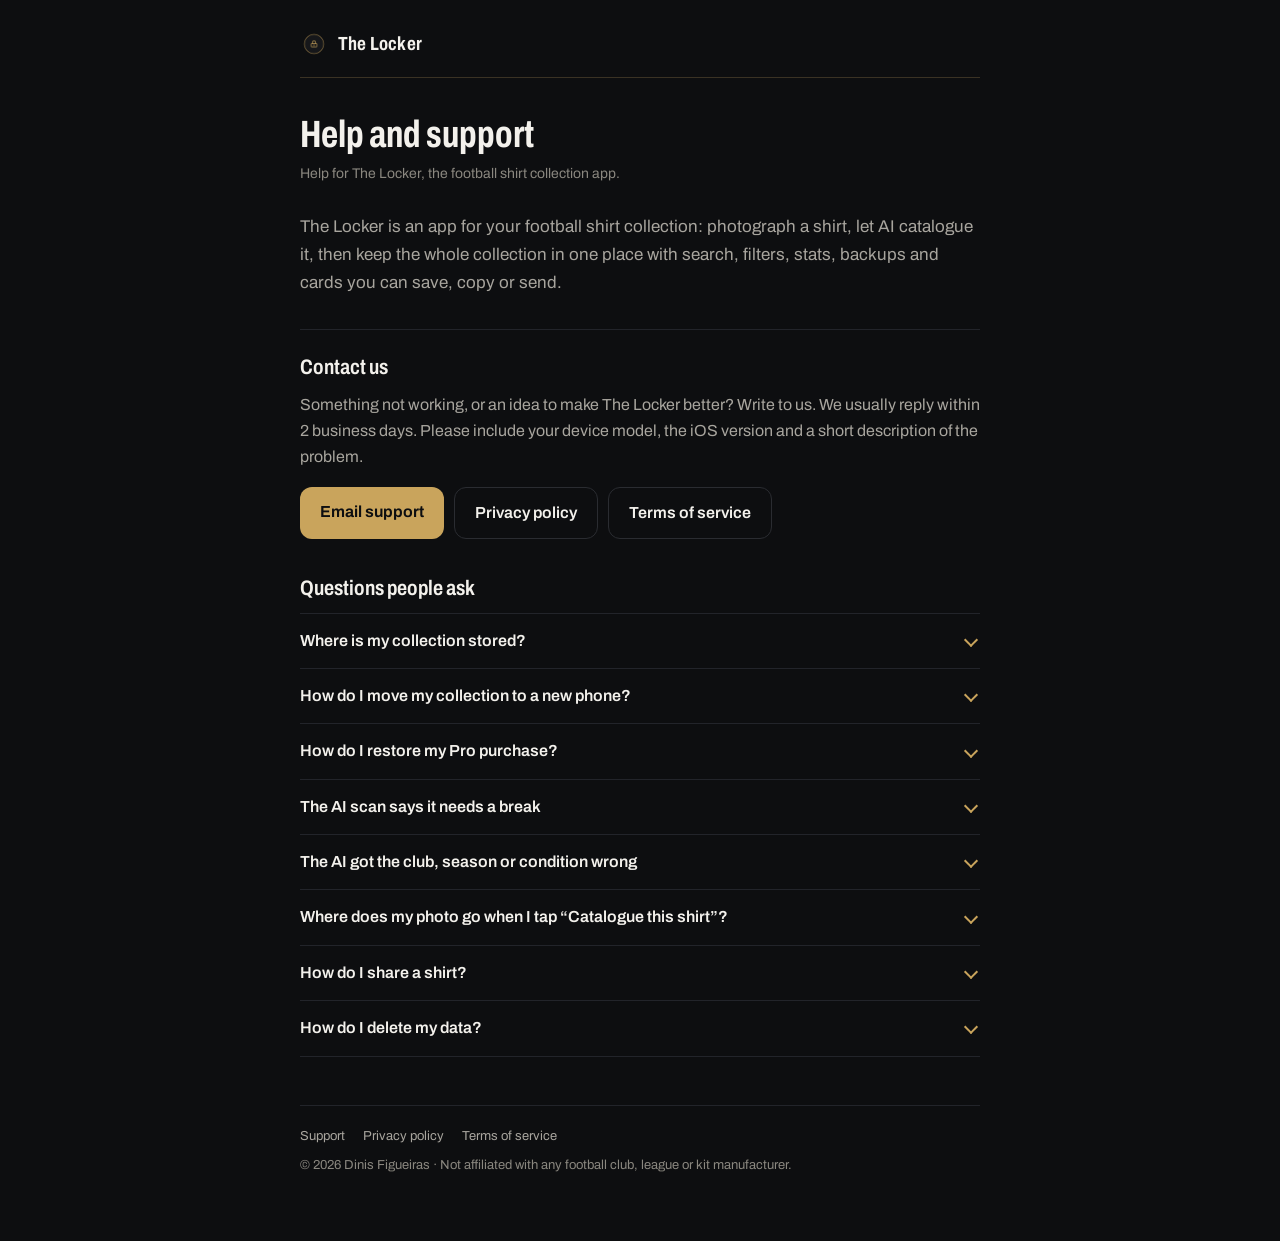
<file: index.html>
<!DOCTYPE html>
<html lang="en">
<head>
<meta charset="utf-8">
<meta name="viewport" content="width=device-width, initial-scale=1">
<meta name="theme-color" content="#0D0E10">
<title>The Locker: Help and Support</title>
<meta name="description" content="Help and support for The Locker, the football shirt collection app.">
<link rel="icon" href="icon.png">
<link rel="preconnect" href="https://fonts.googleapis.com">
<link rel="stylesheet" href="https://fonts.googleapis.com/css2?family=Archivo:wdth,wght@62..125,400..800&amp;display=swap">
<link rel="stylesheet" href="style.css">
</head>
<body>
<div class="wrap">

<header class="site-header">
  <a class="brand" href="./"><img src="icon.png" alt="" width="28" height="28"><span>The Locker</span></a>
  <h1>Help and support</h1>
  <p class="subtitle">Help for The Locker, the football shirt collection app.</p>
</header>

<p class="lead">The Locker is an app for your football shirt collection: photograph a shirt, let AI catalogue it, then keep the whole collection in one place with search, filters, stats, backups and cards you can save, copy or send.</p>

<section>
  <h2>Contact us</h2>
  <p>Something not working, or an idea to make The Locker better? Write to us. We usually reply within 2 business days. Please include your device model, the iOS version and a short description of the problem.</p>
  <div class="buttons">
    <a class="button" href="mailto:mrkingames00@gmail.com?subject=The%20Locker%20support">Email support</a>
    <a class="button ghost" href="privacy.html">Privacy policy</a>
    <a class="button ghost" href="terms.html">Terms of service</a>
  </div>
</section>

<h2 style="margin-top:36px;">Questions people ask</h2>

<details>
  <summary>Where is my collection stored?</summary>
  <p>Only on your device. The Locker has no accounts and no cloud sync. If you lose or reset your phone, the collection is lost unless you made a backup. Go to <em>Settings &rarr; Export a backup</em> regularly and keep the file somewhere safe (Files, iCloud Drive, Google Drive, email).</p>
</details>

<details>
  <summary>How do I move my collection to a new phone?</summary>
  <p>On the old phone use <em>Settings &rarr; Export a backup</em> and save the file. On the new phone install The Locker, open <em>Settings &rarr; Restore from a backup</em> and pick the file. The free plan restores up to 5 shirts; The Locker Pro restores them all.</p>
</details>

<details>
  <summary>How do I restore my Pro purchase?</summary>
  <p>Open <em>Settings</em>, tap the Pro card and choose <em>Restore purchase</em> while signed in to the same Apple ID you used to buy. Pro is a one-time purchase, not a subscription.</p>
</details>

<details>
  <summary>The AI scan says it needs a break</summary>
  <p>To keep the AI feature available and affordable, scans are limited to 10 per hour. When you reach the limit, scanning pauses for about 30 minutes: the + button shows an hourglass with a countdown, and a short message tells you when you can scan again. You can still browse and edit your collection while you wait.</p>
</details>

<details>
  <summary>The AI got the club, season or condition wrong</summary>
  <p>AI results are suggestions. Check every field on the review screen before saving, and edit a saved shirt any time with the <em>Edit</em> button on its page.</p>
</details>

<details>
  <summary>Where does my photo go when I tap &ldquo;Catalogue this shirt&rdquo;?</summary>
  <p>The photo is sent over an encrypted connection to our server and on to Google Gemini for analysis. We do not store it. See the <a href="privacy.html">Privacy policy</a> for details.</p>
</details>

<details>
  <summary>How do I share a shirt?</summary>
  <p>Open a shirt and tap <em>Unveil it</em>, pick a look by swiping, then choose <em>Save</em>, <em>Copy</em> or <em>Share</em>. Saving asks for permission to add images to your photos; the app cannot read your library. Nothing is sent to us.</p>
</details>

<details>
  <summary>How do I delete my data?</summary>
  <p>Open <em>Settings &rarr; Delete all my data</em> to remove every shirt, every photo and your collector level from your device. There is nothing to delete on our servers because there are no accounts. To ask about server-side records linked to your device, email us.</p>
</details>

<footer class="site-footer">
  <nav>
    <a href="./">Support</a>
    <a href="privacy.html">Privacy policy</a>
    <a href="terms.html">Terms of service</a>
  </nav>
  <div>&copy; 2026 Dinis Figueiras &middot; Not affiliated with any football club, league or kit manufacturer.</div>
</footer>

</div>
</body>
</html>
</file>
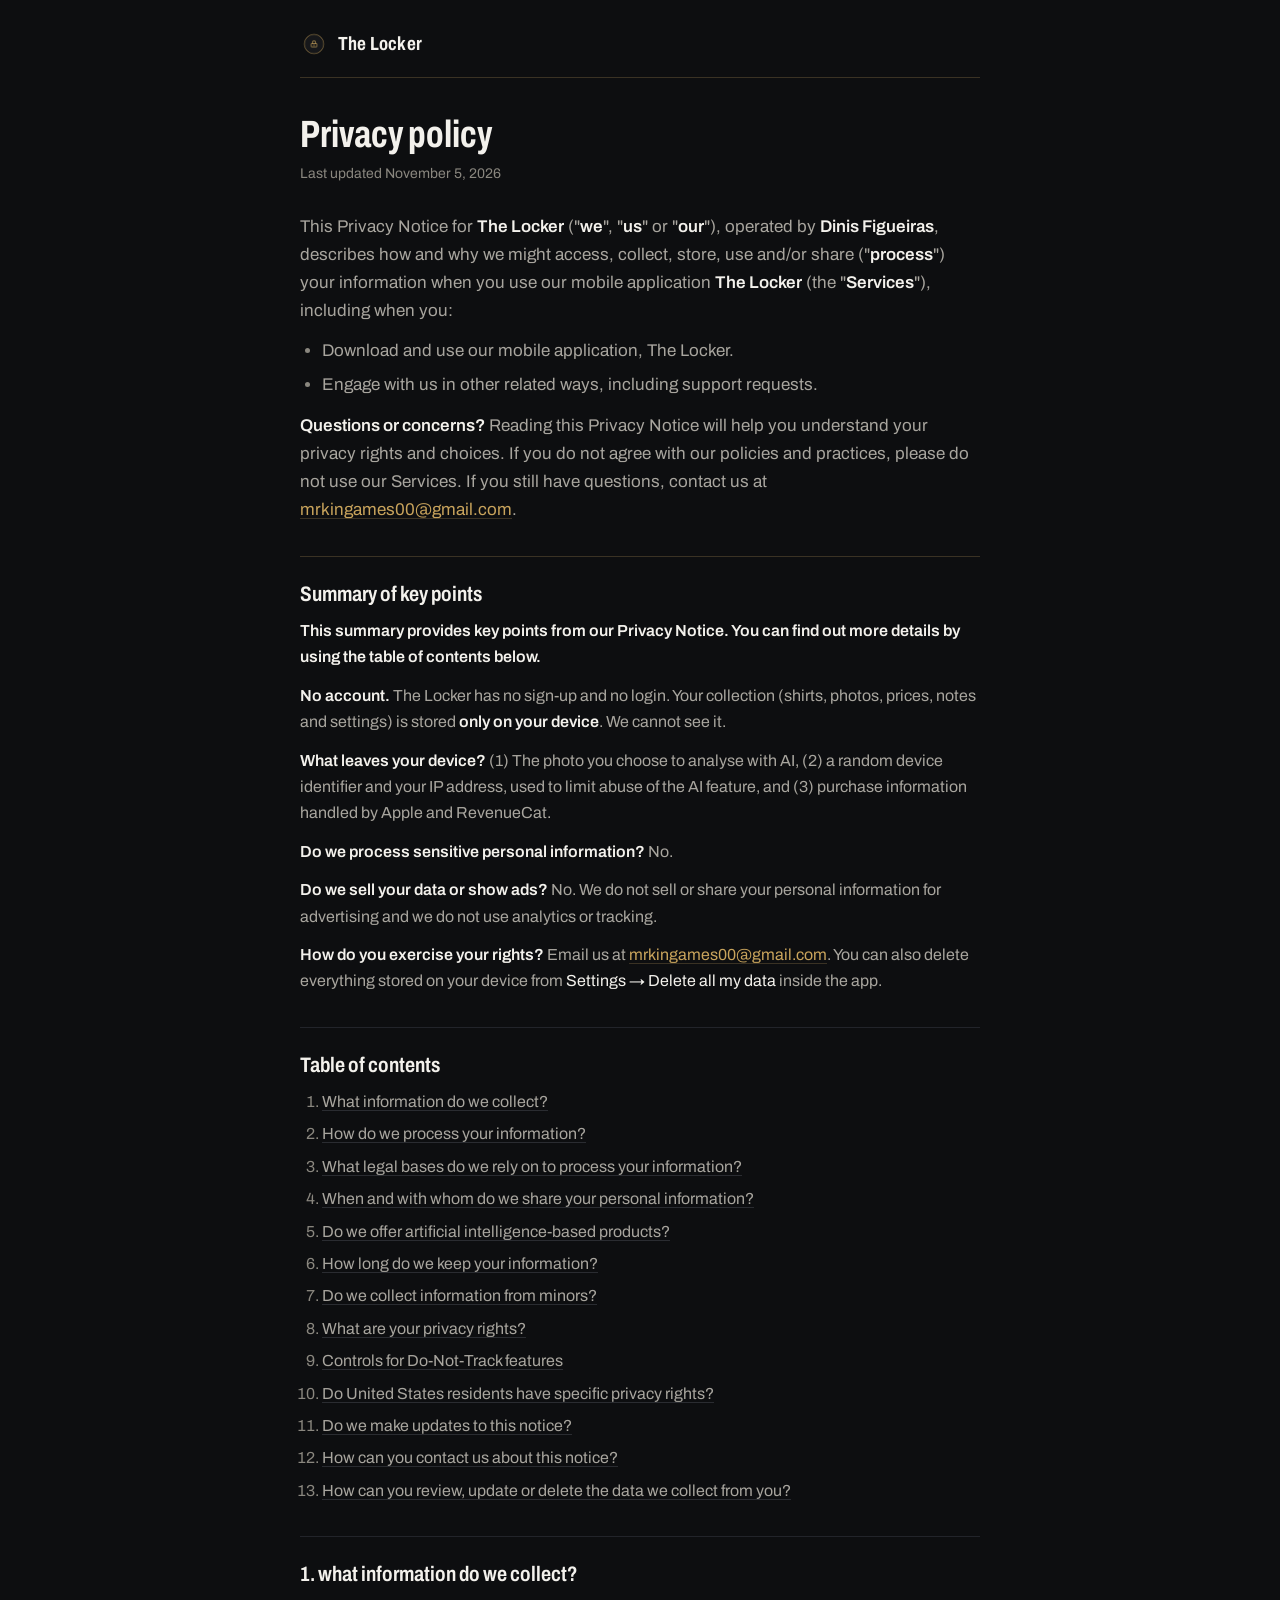
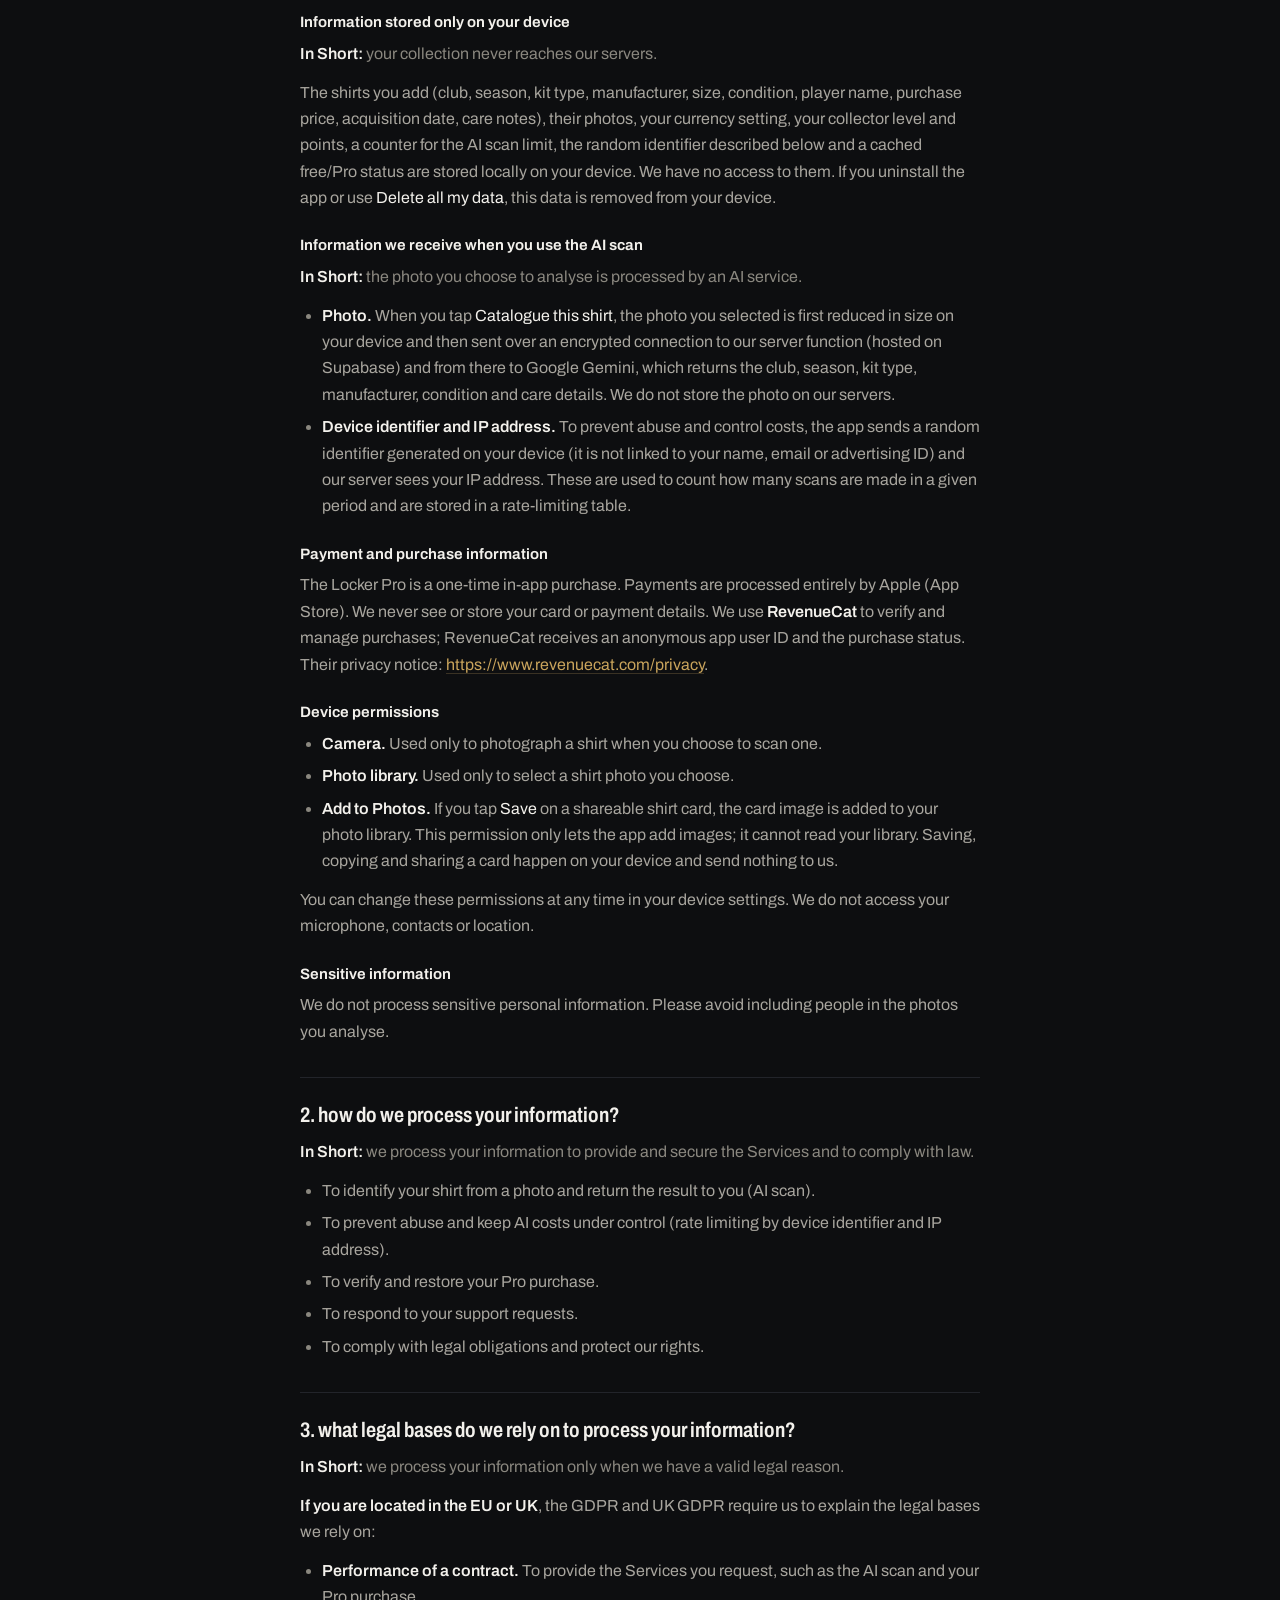
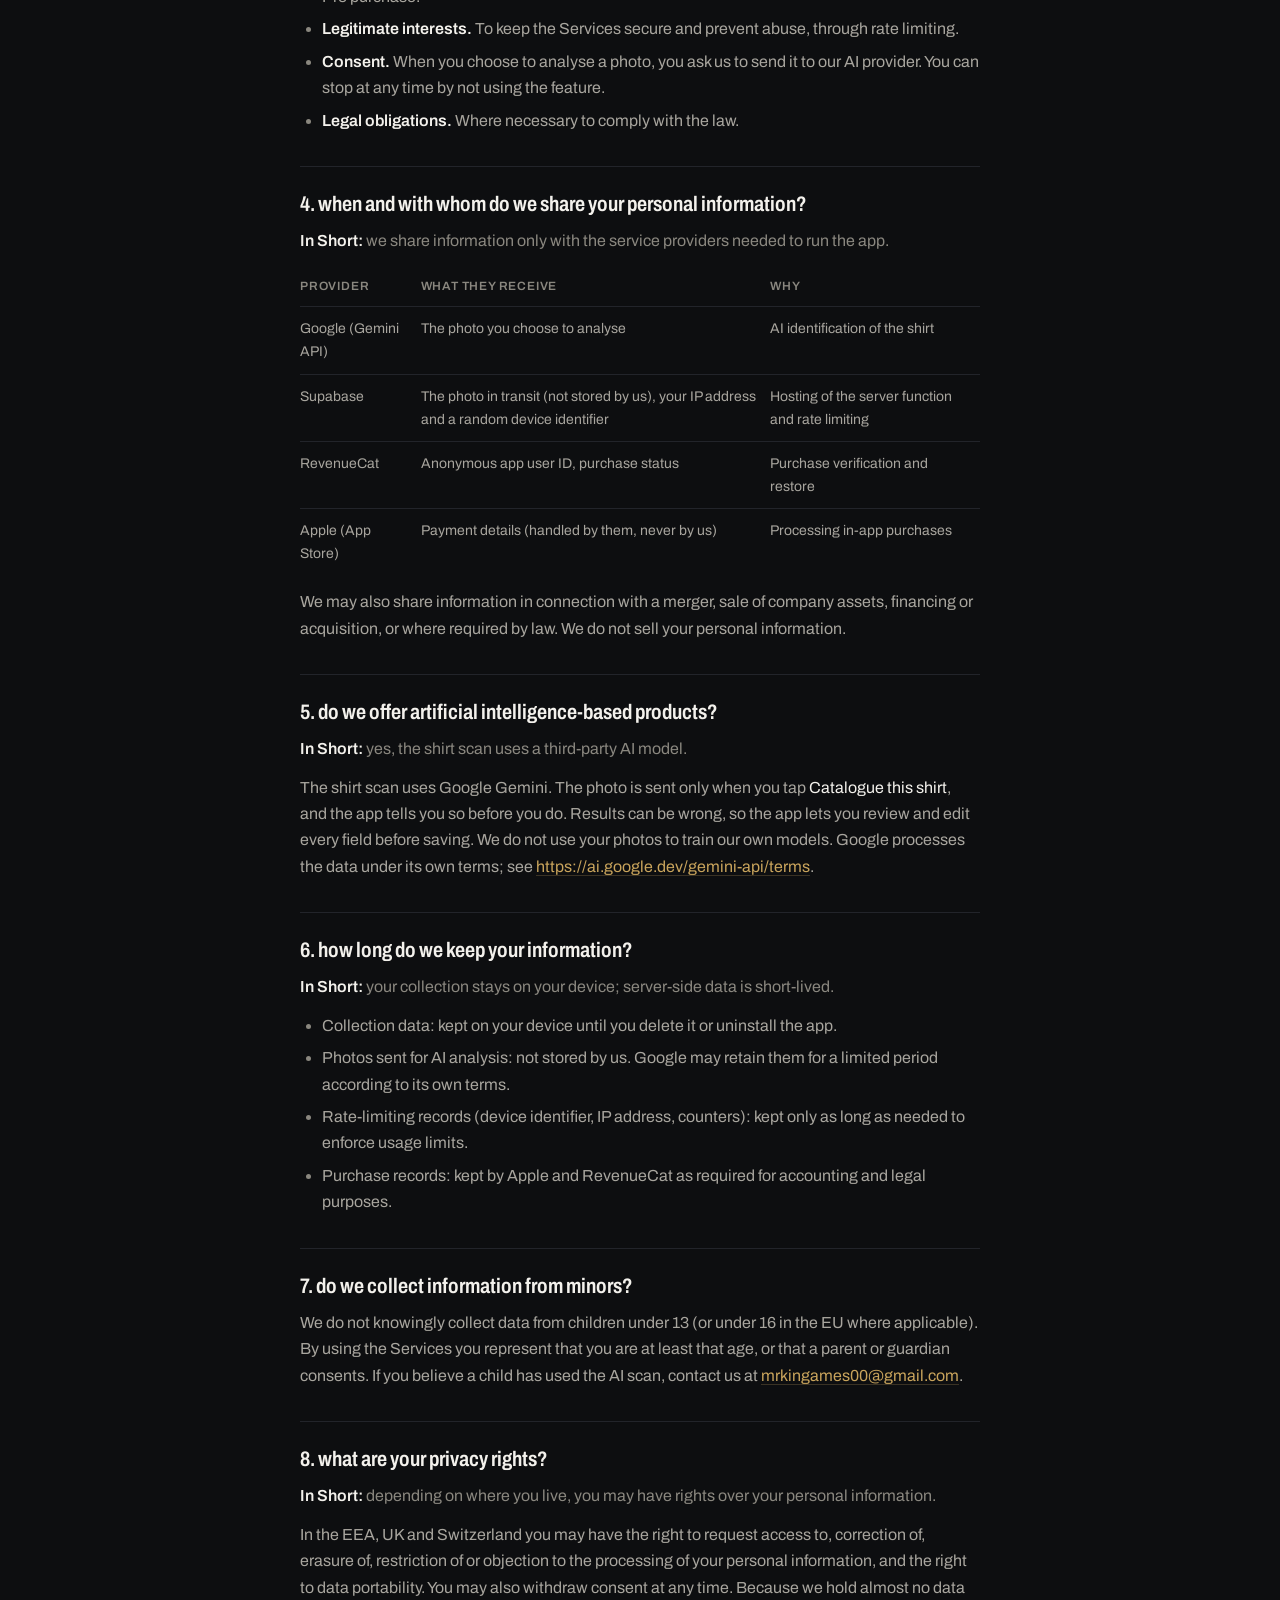
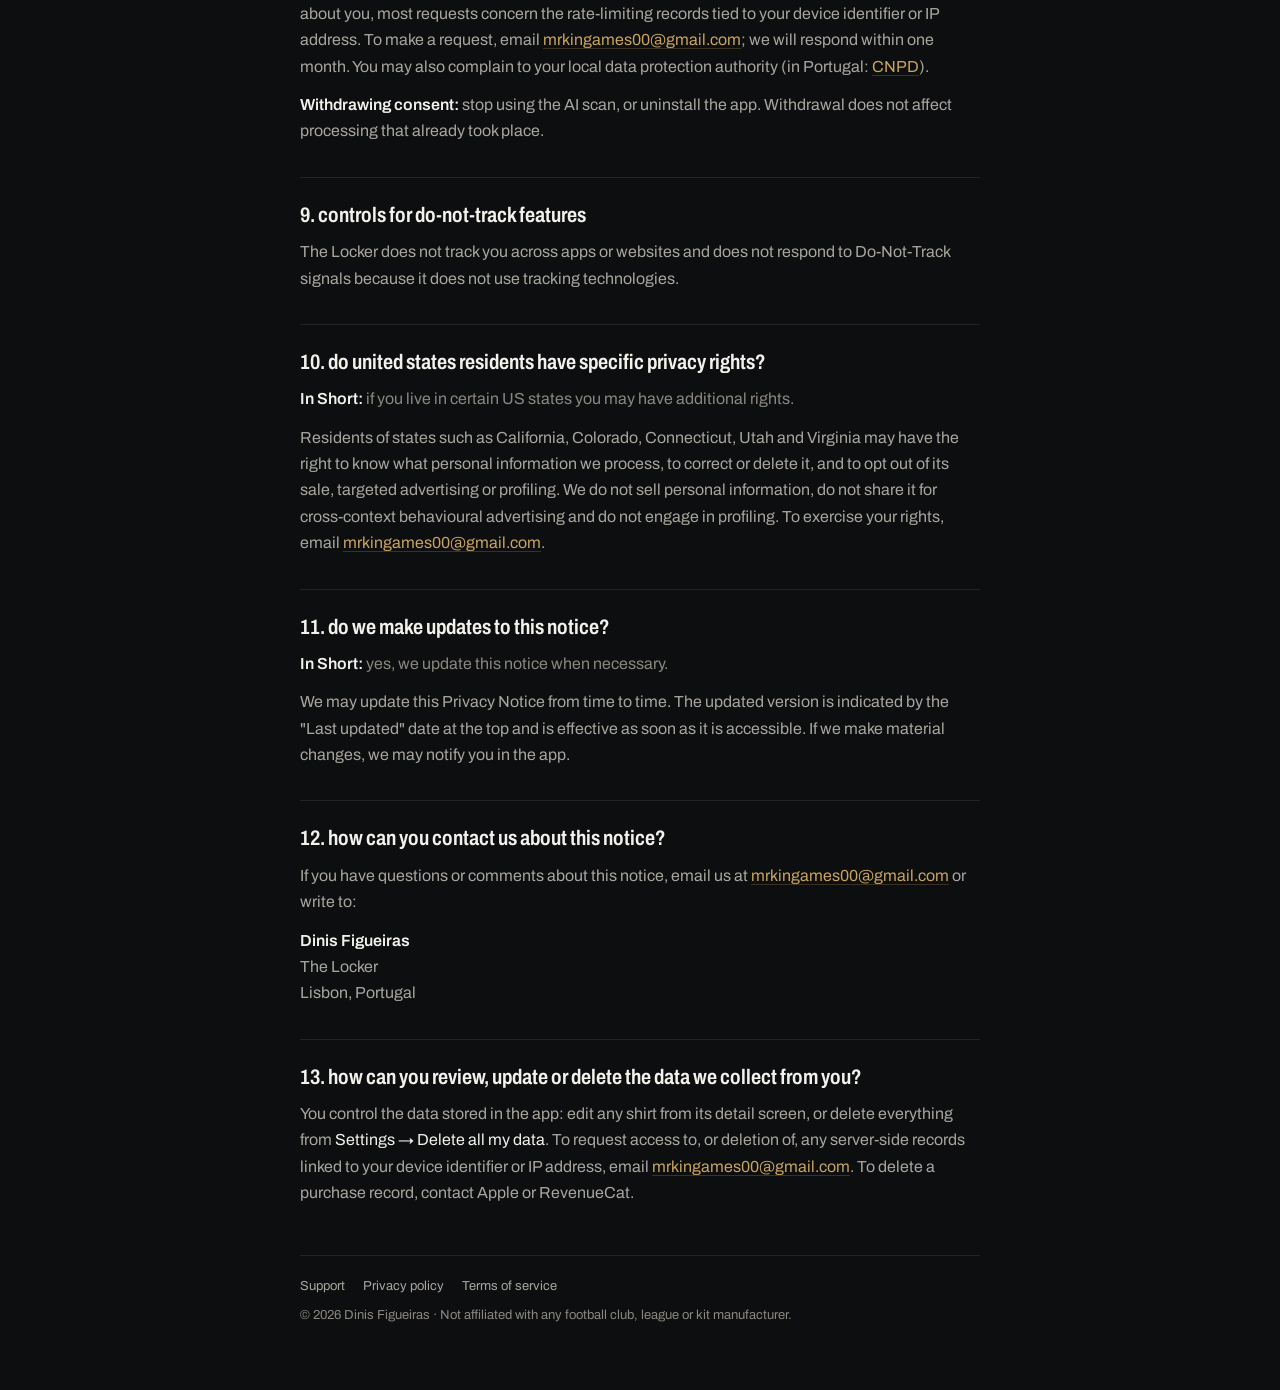
<file: privacy.html>
<!DOCTYPE html>
<html lang="en">
<head>
<meta charset="utf-8">
<meta name="viewport" content="width=device-width, initial-scale=1">
<meta name="theme-color" content="#0D0E10">
<title>The Locker: Privacy policy</title>
<link rel="icon" href="icon.png">
<link rel="preconnect" href="https://fonts.googleapis.com">
<link rel="stylesheet" href="https://fonts.googleapis.com/css2?family=Archivo:wdth,wght@62..125,400..800&amp;display=swap">
<link rel="stylesheet" href="style.css">
</head>
<body>
<div class="wrap">

<header class="site-header">
  <a class="brand" href="./"><img src="icon.png" alt="" width="28" height="28"><span>The Locker</span></a>
  <h1>Privacy policy</h1>
  <p class="subtitle">Last updated November 5, 2026</p>
</header>

<div class="lead"><p>This Privacy Notice for <strong>The Locker</strong> ("<strong>we</strong>", "<strong>us</strong>" or "<strong>our</strong>"), operated by <strong>Dinis Figueiras</strong>, describes how and why we might access, collect, store, use and/or share ("<strong>process</strong>") your information when you use our mobile application <strong>The Locker</strong> (the "<strong>Services</strong>"), including when you:</p>
<ul>
  <li>Download and use our mobile application, The Locker.</li>
  <li>Engage with us in other related ways, including support requests.</li>
</ul>
<p><strong>Questions or concerns?</strong> Reading this Privacy Notice will help you understand your privacy rights and choices. If you do not agree with our policies and practices, please do not use our Services. If you still have questions, contact us at <a href="mailto:mrkingames00@gmail.com">mrkingames00@gmail.com</a>.</p></div>

<section class="summary"><h2>Summary of key points</h2>
<p><strong><em>This summary provides key points from our Privacy Notice. You can find out more details by using the table of contents below.</em></strong></p>
<p><strong>No account.</strong> The Locker has no sign-up and no login. Your collection (shirts, photos, prices, notes and settings) is stored <strong>only on your device</strong>. We cannot see it.</p>
<p><strong>What leaves your device?</strong> (1) The photo you choose to analyse with AI, (2) a random device identifier and your IP address, used to limit abuse of the AI feature, and (3) purchase information handled by Apple and RevenueCat.</p>
<p><strong>Do we process sensitive personal information?</strong> No.</p>
<p><strong>Do we sell your data or show ads?</strong> No. We do not sell or share your personal information for advertising and we do not use analytics or tracking.</p>
<p><strong>How do you exercise your rights?</strong> Email us at <a href="mailto:mrkingames00@gmail.com">mrkingames00@gmail.com</a>. You can also delete everything stored on your device from <em>Settings &rarr; Delete all my data</em> inside the app.</p></section>

<section><h2 id="toc">Table of contents</h2>
<ol>
  <li><a href="#infocollect">What information do we collect?</a></li>
  <li><a href="#infouse">How do we process your information?</a></li>
  <li><a href="#legalbases">What legal bases do we rely on to process your information?</a></li>
  <li><a href="#whoshare">When and with whom do we share your personal information?</a></li>
  <li><a href="#ai">Do we offer artificial intelligence-based products?</a></li>
  <li><a href="#inforetain">How long do we keep your information?</a></li>
  <li><a href="#infominors">Do we collect information from minors?</a></li>
  <li><a href="#privacyrights">What are your privacy rights?</a></li>
  <li><a href="#DNT">Controls for Do-Not-Track features</a></li>
  <li><a href="#uslaws">Do United States residents have specific privacy rights?</a></li>
  <li><a href="#policyupdates">Do we make updates to this notice?</a></li>
  <li><a href="#contact">How can you contact us about this notice?</a></li>
  <li><a href="#request">How can you review, update or delete the data we collect from you?</a></li>
</ol></section>

<section><h2 id="infocollect">1. what information do we collect?</h2>
<h3>Information stored only on your device</h3>
<p class="short"><strong>In Short:</strong> your collection never reaches our servers.</p>
<p>The shirts you add (club, season, kit type, manufacturer, size, condition, player name, purchase price, acquisition date, care notes), their photos, your currency setting, your collector level and points, a counter for the AI scan limit, the random identifier described below and a cached free/Pro status are stored locally on your device. We have no access to them. If you uninstall the app or use <em>Delete all my data</em>, this data is removed from your device.</p>

<h3>Information we receive when you use the AI scan</h3>
<p class="short"><strong>In Short:</strong> the photo you choose to analyse is processed by an AI service.</p>
<ul>
  <li><strong>Photo.</strong> When you tap <em>Catalogue this shirt</em>, the photo you selected is first reduced in size on your device and then sent over an encrypted connection to our server function (hosted on Supabase) and from there to Google Gemini, which returns the club, season, kit type, manufacturer, condition and care details. We do not store the photo on our servers.</li>
  <li><strong>Device identifier and IP address.</strong> To prevent abuse and control costs, the app sends a random identifier generated on your device (it is not linked to your name, email or advertising ID) and our server sees your IP address. These are used to count how many scans are made in a given period and are stored in a rate-limiting table.</li>
</ul>

<h3>Payment and purchase information</h3>
<p>The Locker Pro is a one-time in-app purchase. Payments are processed entirely by Apple (App Store). We never see or store your card or payment details. We use <strong>RevenueCat</strong> to verify and manage purchases; RevenueCat receives an anonymous app user ID and the purchase status. Their privacy notice: <a href="https://www.revenuecat.com/privacy" target="_blank" rel="noopener noreferrer">https://www.revenuecat.com/privacy</a>.</p>

<h3>Device permissions</h3>
<ul>
  <li><strong>Camera.</strong> Used only to photograph a shirt when you choose to scan one.</li>
  <li><strong>Photo library.</strong> Used only to select a shirt photo you choose.</li>
  <li><strong>Add to Photos.</strong> If you tap <em>Save</em> on a shareable shirt card, the card image is added to your photo library. This permission only lets the app add images; it cannot read your library. Saving, copying and sharing a card happen on your device and send nothing to us.</li>
</ul>
<p>You can change these permissions at any time in your device settings. We do not access your microphone, contacts or location.</p>

<h3>Sensitive information</h3>
<p>We do not process sensitive personal information. Please avoid including people in the photos you analyse.</p></section>

<section><h2 id="infouse">2. how do we process your information?</h2>
<p class="short"><strong>In Short:</strong> we process your information to provide and secure the Services and to comply with law.</p>
<ul>
  <li>To identify your shirt from a photo and return the result to you (AI scan).</li>
  <li>To prevent abuse and keep AI costs under control (rate limiting by device identifier and IP address).</li>
  <li>To verify and restore your Pro purchase.</li>
  <li>To respond to your support requests.</li>
  <li>To comply with legal obligations and protect our rights.</li>
</ul></section>

<section><h2 id="legalbases">3. what legal bases do we rely on to process your information?</h2>
<p class="short"><strong>In Short:</strong> we process your information only when we have a valid legal reason.</p>
<p><strong>If you are located in the EU or UK</strong>, the GDPR and UK GDPR require us to explain the legal bases we rely on:</p>
<ul>
  <li><strong>Performance of a contract.</strong> To provide the Services you request, such as the AI scan and your Pro purchase.</li>
  <li><strong>Legitimate interests.</strong> To keep the Services secure and prevent abuse, through rate limiting.</li>
  <li><strong>Consent.</strong> When you choose to analyse a photo, you ask us to send it to our AI provider. You can stop at any time by not using the feature.</li>
  <li><strong>Legal obligations.</strong> Where necessary to comply with the law.</li>
</ul></section>

<section><h2 id="whoshare">4. when and with whom do we share your personal information?</h2>
<p class="short"><strong>In Short:</strong> we share information only with the service providers needed to run the app.</p>
<div class="table-scroll"><table>
  <tr><th>Provider</th><th>What they receive</th><th>Why</th></tr>
  <tr><td>Google (Gemini API)</td><td>The photo you choose to analyse</td><td>AI identification of the shirt</td></tr>
  <tr><td>Supabase</td><td>The photo in transit (not stored by us), your IP address and a random device identifier</td><td>Hosting of the server function and rate limiting</td></tr>
  <tr><td>RevenueCat</td><td>Anonymous app user ID, purchase status</td><td>Purchase verification and restore</td></tr>
  <tr><td>Apple (App Store)</td><td>Payment details (handled by them, never by us)</td><td>Processing in-app purchases</td></tr>
</table></div>
<p>We may also share information in connection with a merger, sale of company assets, financing or acquisition, or where required by law. We do not sell your personal information.</p></section>

<section><h2 id="ai">5. do we offer artificial intelligence-based products?</h2>
<p class="short"><strong>In Short:</strong> yes, the shirt scan uses a third-party AI model.</p>
<p>The shirt scan uses Google Gemini. The photo is sent only when you tap <em>Catalogue this shirt</em>, and the app tells you so before you do. Results can be wrong, so the app lets you review and edit every field before saving. We do not use your photos to train our own models. Google processes the data under its own terms; see <a href="https://ai.google.dev/gemini-api/terms" target="_blank" rel="noopener noreferrer">https://ai.google.dev/gemini-api/terms</a>.</p></section>

<section><h2 id="inforetain">6. how long do we keep your information?</h2>
<p class="short"><strong>In Short:</strong> your collection stays on your device; server-side data is short-lived.</p>
<ul>
  <li>Collection data: kept on your device until you delete it or uninstall the app.</li>
  <li>Photos sent for AI analysis: not stored by us. Google may retain them for a limited period according to its own terms.</li>
  <li>Rate-limiting records (device identifier, IP address, counters): kept only as long as needed to enforce usage limits.</li>
  <li>Purchase records: kept by Apple and RevenueCat as required for accounting and legal purposes.</li>
</ul></section>

<section><h2 id="infominors">7. do we collect information from minors?</h2>
<p>We do not knowingly collect data from children under 13 (or under 16 in the EU where applicable). By using the Services you represent that you are at least that age, or that a parent or guardian consents. If you believe a child has used the AI scan, contact us at <a href="mailto:mrkingames00@gmail.com">mrkingames00@gmail.com</a>.</p></section>

<section><h2 id="privacyrights">8. what are your privacy rights?</h2>
<p class="short"><strong>In Short:</strong> depending on where you live, you may have rights over your personal information.</p>
<p>In the EEA, UK and Switzerland you may have the right to request access to, correction of, erasure of, restriction of or objection to the processing of your personal information, and the right to data portability. You may also withdraw consent at any time. Because we hold almost no data about you, most requests concern the rate-limiting records tied to your device identifier or IP address. To make a request, email <a href="mailto:mrkingames00@gmail.com">mrkingames00@gmail.com</a>; we will respond within one month. You may also complain to your local data protection authority (in Portugal: <a href="https://www.cnpd.pt" target="_blank" rel="noopener noreferrer">CNPD</a>).</p>
<p><strong>Withdrawing consent:</strong> stop using the AI scan, or uninstall the app. Withdrawal does not affect processing that already took place.</p></section>

<section><h2 id="DNT">9. controls for do-not-track features</h2>
<p>The Locker does not track you across apps or websites and does not respond to Do-Not-Track signals because it does not use tracking technologies.</p></section>

<section><h2 id="uslaws">10. do united states residents have specific privacy rights?</h2>
<p class="short"><strong>In Short:</strong> if you live in certain US states you may have additional rights.</p>
<p>Residents of states such as California, Colorado, Connecticut, Utah and Virginia may have the right to know what personal information we process, to correct or delete it, and to opt out of its sale, targeted advertising or profiling. We do not sell personal information, do not share it for cross-context behavioural advertising and do not engage in profiling. To exercise your rights, email <a href="mailto:mrkingames00@gmail.com">mrkingames00@gmail.com</a>.</p></section>

<section><h2 id="policyupdates">11. do we make updates to this notice?</h2>
<p class="short"><strong>In Short:</strong> yes, we update this notice when necessary.</p>
<p>We may update this Privacy Notice from time to time. The updated version is indicated by the "Last updated" date at the top and is effective as soon as it is accessible. If we make material changes, we may notify you in the app.</p></section>

<section><h2 id="contact">12. how can you contact us about this notice?</h2>
<p>If you have questions or comments about this notice, email us at <a href="mailto:mrkingames00@gmail.com">mrkingames00@gmail.com</a> or write to:</p>
<p><strong>Dinis Figueiras</strong><br>The Locker<br>Lisbon, Portugal</p></section>

<section><h2 id="request">13. how can you review, update or delete the data we collect from you?</h2>
<p>You control the data stored in the app: edit any shirt from its detail screen, or delete everything from <em>Settings &rarr; Delete all my data</em>. To request access to, or deletion of, any server-side records linked to your device identifier or IP address, email <a href="mailto:mrkingames00@gmail.com">mrkingames00@gmail.com</a>. To delete a purchase record, contact Apple or RevenueCat.</p></section>
<footer class="site-footer">
  <nav>
    <a href="./">Support</a>
    <a href="privacy.html">Privacy policy</a>
    <a href="terms.html">Terms of service</a>
  </nav>
  <div>&copy; 2026 Dinis Figueiras &middot; Not affiliated with any football club, league or kit manufacturer.</div>
</footer>

</div>
</body>
</html>
</file>
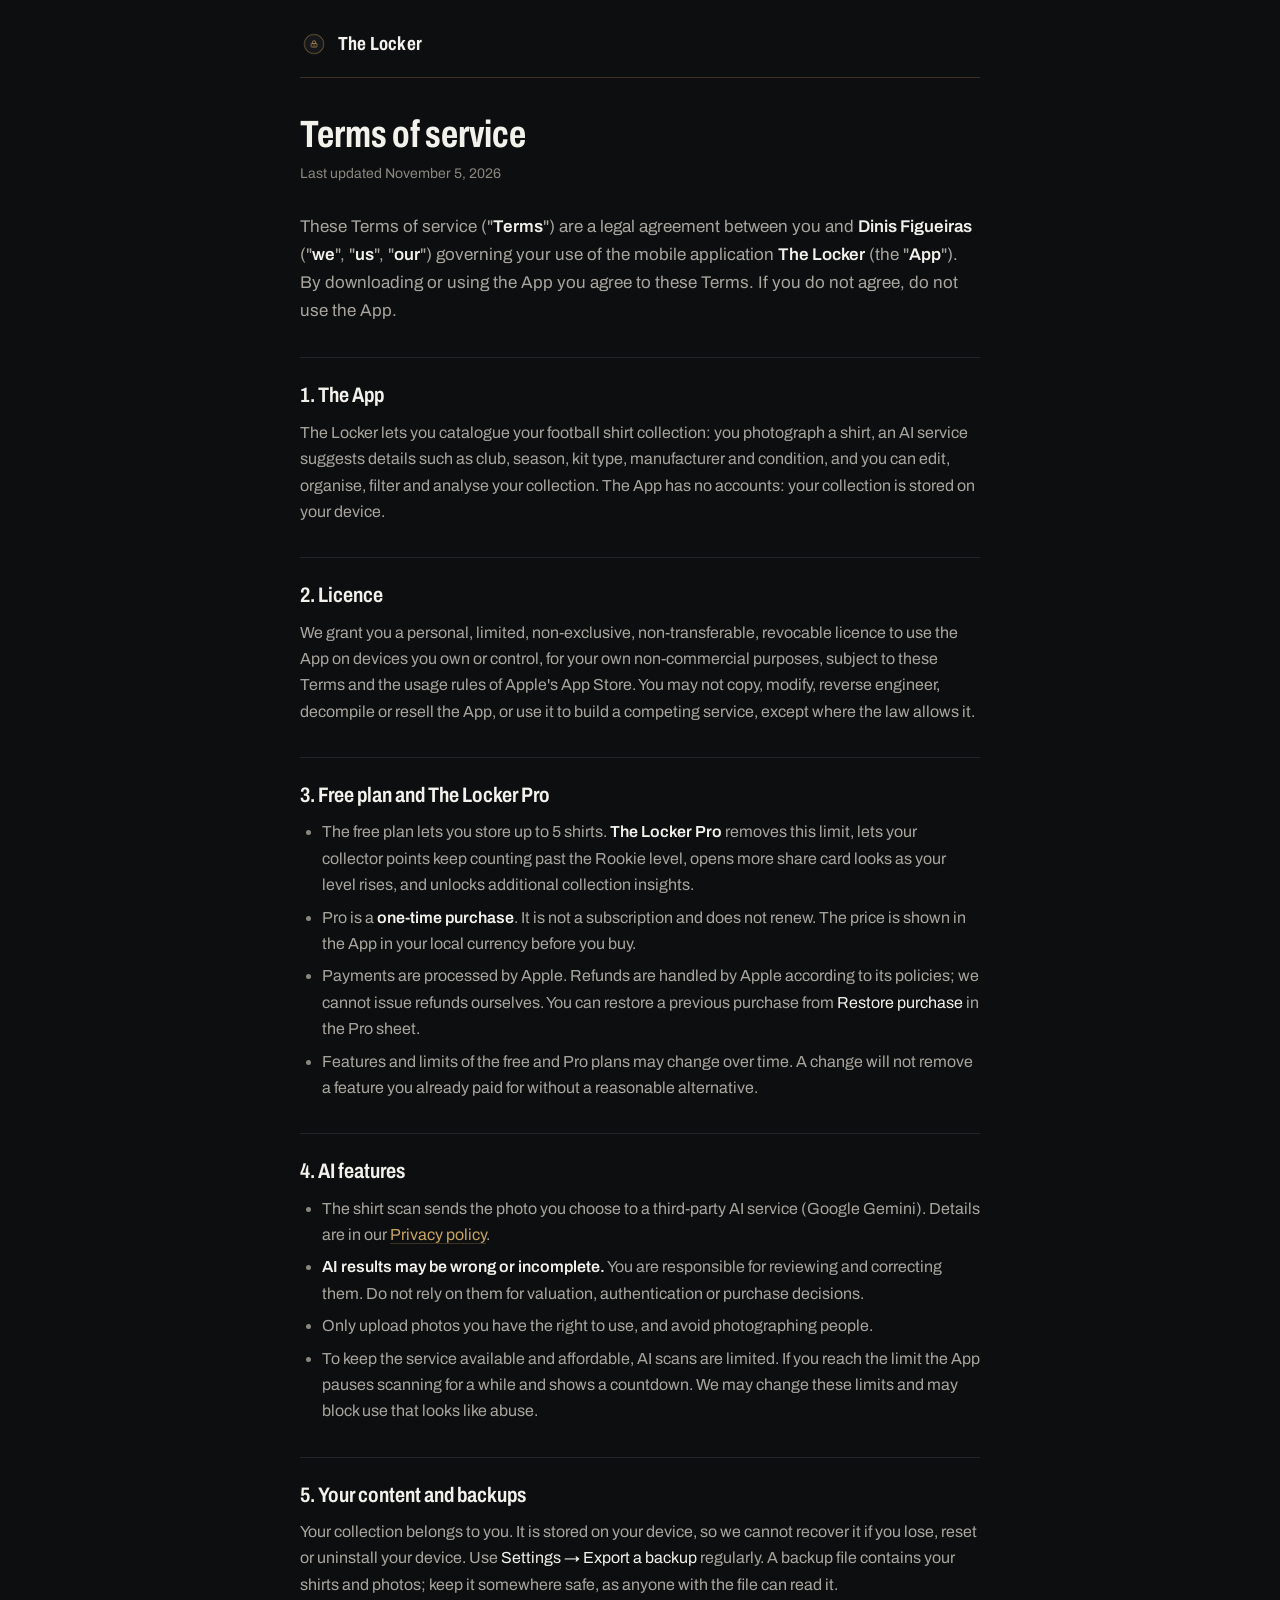
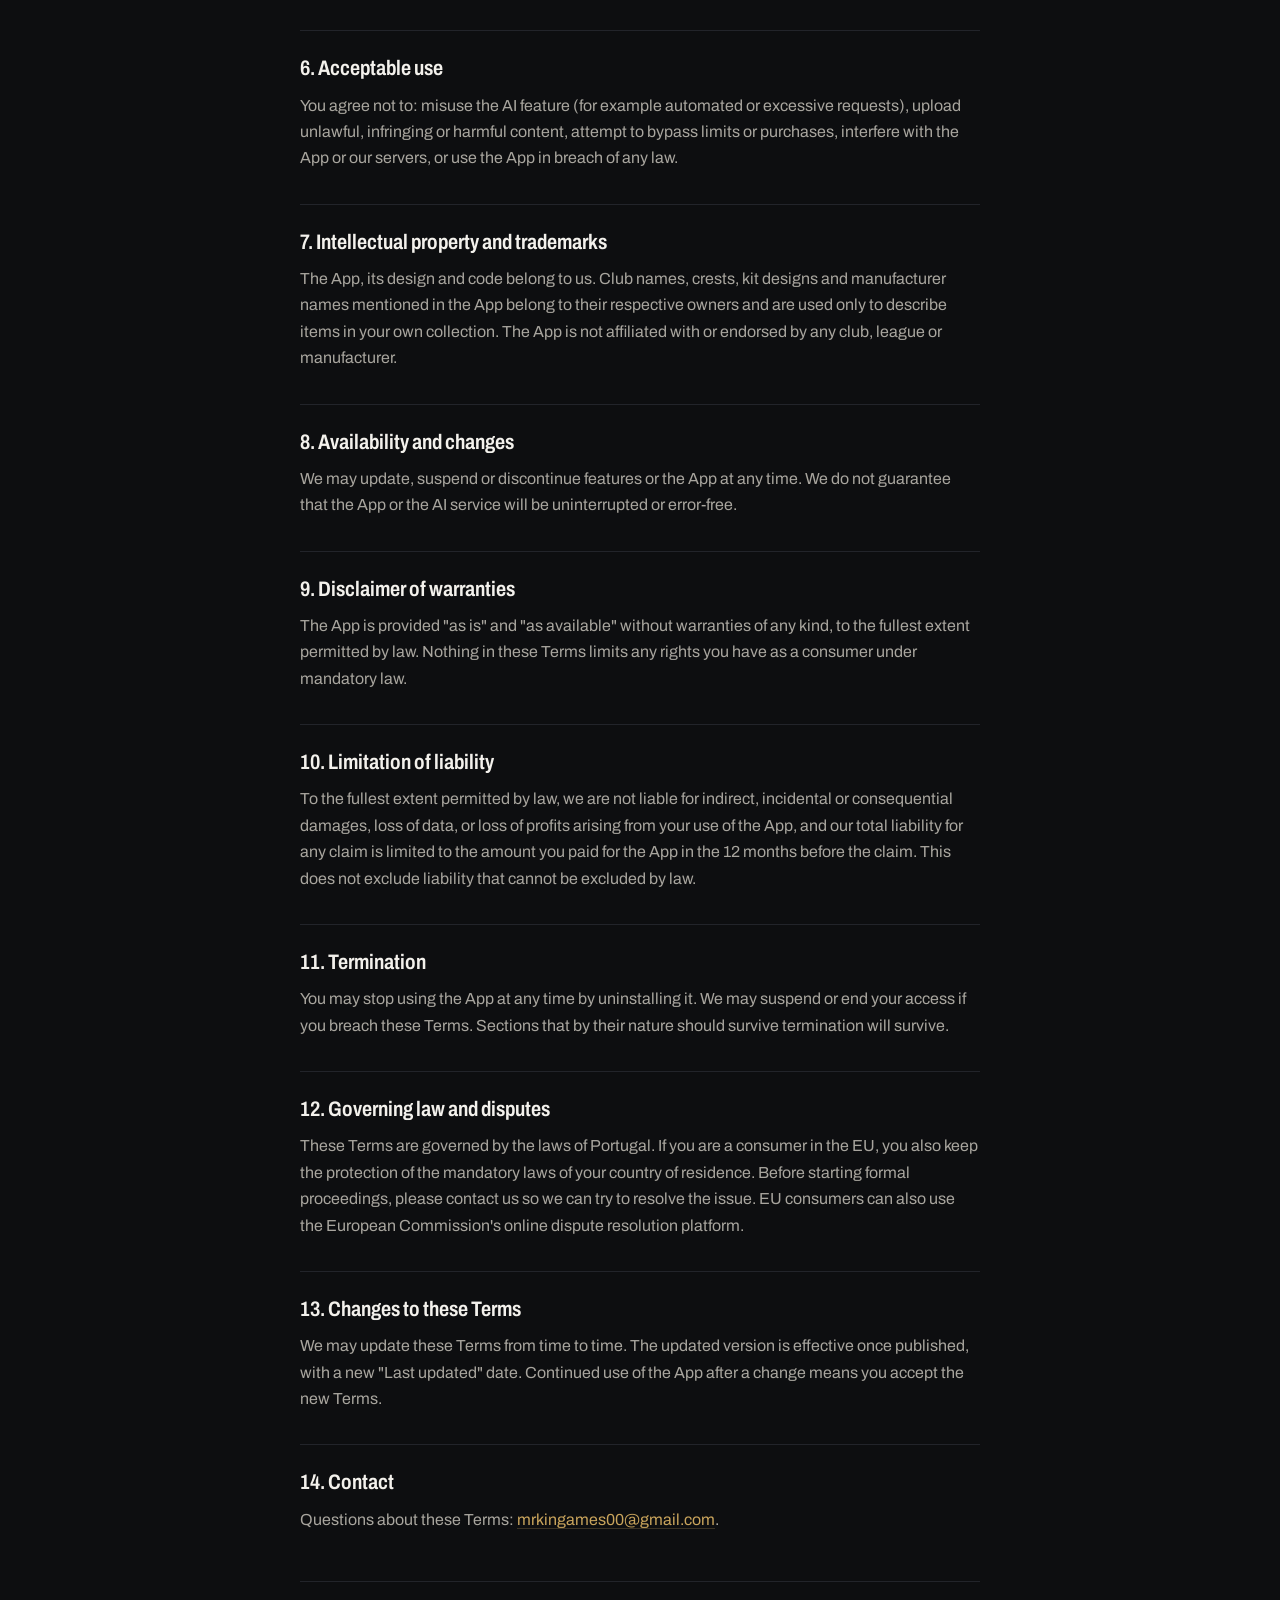
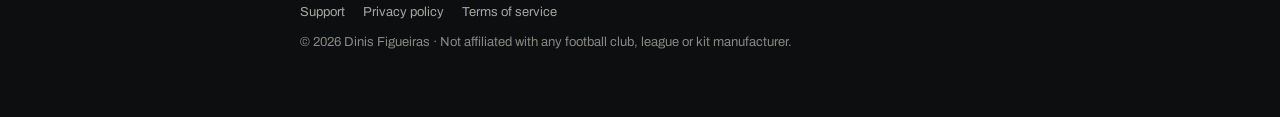
<file: terms.html>
<!DOCTYPE html>
<html lang="en">
<head>
<meta charset="utf-8">
<meta name="viewport" content="width=device-width, initial-scale=1">
<meta name="theme-color" content="#0D0E10">
<title>The Locker: Terms of service</title>
<link rel="icon" href="icon.png">
<link rel="preconnect" href="https://fonts.googleapis.com">
<link rel="stylesheet" href="https://fonts.googleapis.com/css2?family=Archivo:wdth,wght@62..125,400..800&amp;display=swap">
<link rel="stylesheet" href="style.css">
</head>
<body>
<div class="wrap">

<header class="site-header">
  <a class="brand" href="./"><img src="icon.png" alt="" width="28" height="28"><span>The Locker</span></a>
  <h1>Terms of service</h1>
  <p class="subtitle">Last updated November 5, 2026</p>
</header>

<div class="lead"><p>These Terms of service ("<strong>Terms</strong>") are a legal agreement between you and <strong>Dinis Figueiras</strong> ("<strong>we</strong>", "<strong>us</strong>", "<strong>our</strong>") governing your use of the mobile application <strong>The Locker</strong> (the "<strong>App</strong>"). By downloading or using the App you agree to these Terms. If you do not agree, do not use the App.</p></div>

<section><h2>1. The App</h2>
<p>The Locker lets you catalogue your football shirt collection: you photograph a shirt, an AI service suggests details such as club, season, kit type, manufacturer and condition, and you can edit, organise, filter and analyse your collection. The App has no accounts: your collection is stored on your device.</p></section>

<section><h2>2. Licence</h2>
<p>We grant you a personal, limited, non-exclusive, non-transferable, revocable licence to use the App on devices you own or control, for your own non-commercial purposes, subject to these Terms and the usage rules of Apple's App Store. You may not copy, modify, reverse engineer, decompile or resell the App, or use it to build a competing service, except where the law allows it.</p></section>

<section><h2>3. Free plan and The Locker Pro</h2>
<ul>
  <li>The free plan lets you store up to 5 shirts. <strong>The Locker Pro</strong> removes this limit, lets your collector points keep counting past the Rookie level, opens more share card looks as your level rises, and unlocks additional collection insights.</li>
  <li>Pro is a <strong>one-time purchase</strong>. It is not a subscription and does not renew. The price is shown in the App in your local currency before you buy.</li>
  <li>Payments are processed by Apple. Refunds are handled by Apple according to its policies; we cannot issue refunds ourselves. You can restore a previous purchase from <em>Restore purchase</em> in the Pro sheet.</li>
  <li>Features and limits of the free and Pro plans may change over time. A change will not remove a feature you already paid for without a reasonable alternative.</li>
</ul></section>

<section><h2>4. AI features</h2>
<ul>
  <li>The shirt scan sends the photo you choose to a third-party AI service (Google Gemini). Details are in our <a href="privacy.html">Privacy policy</a>.</li>
  <li><strong>AI results may be wrong or incomplete.</strong> You are responsible for reviewing and correcting them. Do not rely on them for valuation, authentication or purchase decisions.</li>
  <li>Only upload photos you have the right to use, and avoid photographing people.</li>
  <li>To keep the service available and affordable, AI scans are limited. If you reach the limit the App pauses scanning for a while and shows a countdown. We may change these limits and may block use that looks like abuse.</li>
</ul></section>

<section><h2>5. Your content and backups</h2>
<p>Your collection belongs to you. It is stored on your device, so we cannot recover it if you lose, reset or uninstall your device. Use <em>Settings &rarr; Export a backup</em> regularly. A backup file contains your shirts and photos; keep it somewhere safe, as anyone with the file can read it.</p></section>

<section><h2>6. Acceptable use</h2>
<p>You agree not to: misuse the AI feature (for example automated or excessive requests), upload unlawful, infringing or harmful content, attempt to bypass limits or purchases, interfere with the App or our servers, or use the App in breach of any law.</p></section>

<section><h2>7. Intellectual property and trademarks</h2>
<p>The App, its design and code belong to us. Club names, crests, kit designs and manufacturer names mentioned in the App belong to their respective owners and are used only to describe items in your own collection. The App is not affiliated with or endorsed by any club, league or manufacturer.</p></section>

<section><h2>8. Availability and changes</h2>
<p>We may update, suspend or discontinue features or the App at any time. We do not guarantee that the App or the AI service will be uninterrupted or error-free.</p></section>

<section><h2>9. Disclaimer of warranties</h2>
<p>The App is provided "as is" and "as available" without warranties of any kind, to the fullest extent permitted by law. Nothing in these Terms limits any rights you have as a consumer under mandatory law.</p></section>

<section><h2>10. Limitation of liability</h2>
<p>To the fullest extent permitted by law, we are not liable for indirect, incidental or consequential damages, loss of data, or loss of profits arising from your use of the App, and our total liability for any claim is limited to the amount you paid for the App in the 12 months before the claim. This does not exclude liability that cannot be excluded by law.</p></section>

<section><h2>11. Termination</h2>
<p>You may stop using the App at any time by uninstalling it. We may suspend or end your access if you breach these Terms. Sections that by their nature should survive termination will survive.</p></section>

<section><h2>12. Governing law and disputes</h2>
<p>These Terms are governed by the laws of Portugal. If you are a consumer in the EU, you also keep the protection of the mandatory laws of your country of residence. Before starting formal proceedings, please contact us so we can try to resolve the issue. EU consumers can also use the European Commission's online dispute resolution platform.</p></section>

<section><h2>13. Changes to these Terms</h2>
<p>We may update these Terms from time to time. The updated version is effective once published, with a new "Last updated" date. Continued use of the App after a change means you accept the new Terms.</p></section>

<section><h2>14. Contact</h2>
<p>Questions about these Terms: <a href="mailto:mrkingames00@gmail.com">mrkingames00@gmail.com</a>.</p></section>
<footer class="site-footer">
  <nav>
    <a href="./">Support</a>
    <a href="privacy.html">Privacy policy</a>
    <a href="terms.html">Terms of service</a>
  </nav>
  <div>&copy; 2026 Dinis Figueiras &middot; Not affiliated with any football club, league or kit manufacturer.</div>
</footer>

</div>
</body>
</html>
</file>
<file: style.css>
/* The Locker: shared style for help, privacy and terms.
   Same palette and type as the app (design v2): night ground, chalk text, brass only for links and small labels.
   Plain on purpose: text, thin lines, no cards, no glow, no gradients. */
:root {
  --night: #0D0E10;
  --shelf: #16171A;
  --hairline: #22242A;
  --line: #2A2C31;
  --chalk: #F3F1EC;
  --stone: #A8A59E;
  --muted: #8A877F;
  --brass: #C9A45C;
  --brass-line: #3A3224;
}

* { box-sizing: border-box; }

html { scroll-behavior: smooth; }

body {
  margin: 0;
  background: var(--night);
  color: var(--stone);
  font-family: "Archivo", -apple-system, BlinkMacSystemFont, "Segoe UI", Roboto, Helvetica, Arial, sans-serif;
  font-size: 16px;
  line-height: 1.65;
  -webkit-font-smoothing: antialiased;
}

.wrap { max-width: 720px; margin: 0 auto; padding: 0 20px 64px; }

/* ── Top bar ────────────────────────────────────────────── */
.site-header { padding: 28px 0 0; }
.brand {
  display: flex; align-items: center; gap: 10px; padding-bottom: 18px;
  border-bottom: 1px solid var(--brass-line); text-decoration: none;
}
.brand img { width: 28px; height: 28px; border-radius: 7px; }
.brand span {
  color: var(--chalk); font-size: 19px; font-weight: 700; font-stretch: 75%; letter-spacing: 0.2px;
}

h1 {
  margin: 36px 0 6px; color: var(--chalk); font-size: 38px; line-height: 1.1;
  font-weight: 700; font-stretch: 72%; letter-spacing: 0;
}
.subtitle { color: var(--muted); font-size: 14px; margin: 0; }

/* ── Content ────────────────────────────────────────────── */
h2 {
  margin: 0 0 10px; color: var(--chalk); font-size: 21px; line-height: 1.3;
  font-weight: 650; font-stretch: 80%;
}
h3 { margin: 22px 0 6px; color: var(--chalk); font-size: 15px; font-weight: 650; }
p { margin: 0 0 12px; }
strong { color: var(--chalk); font-weight: 600; }
em { font-style: normal; color: var(--chalk); }
ul, ol { padding-left: 22px; margin: 0 0 12px; }
li { margin-bottom: 6px; }
li::marker { color: var(--muted); }
a { color: var(--brass); text-underline-offset: 3px; text-decoration-color: var(--brass-line); word-break: break-word; }
a:hover { text-decoration-color: var(--brass); }

.lead { margin-top: 28px; font-size: 17px; color: var(--stone); }

/* Each part of the page: just a line above it. */
section { margin-top: 32px; padding-top: 24px; border-top: 1px solid var(--hairline); }
.short { color: var(--muted); }

/* Summary: the same, with a brass line so it is found first. */
.summary { border-top-color: var(--brass-line); }

/* Table of contents: a plain numbered list. */
#toc + ol { padding-left: 22px; margin: 4px 0 0; }
#toc + ol a { color: var(--stone); text-decoration-color: var(--line); }
#toc + ol a:hover { color: var(--chalk); }

/* Tables */
.table-scroll { overflow-x: auto; margin: 12px 0 14px; }
table { border-collapse: collapse; width: 100%; min-width: 480px; font-size: 14px; }
th, td { border-bottom: 1px solid var(--hairline); padding: 10px 12px 10px 0; text-align: left; vertical-align: top; }
th { color: var(--muted); font-size: 12px; font-weight: 600; letter-spacing: 0.8px; text-transform: uppercase; }
td { color: var(--stone); }
tr:last-child td { border-bottom: 0; }

/* ── Help page ──────────────────────────────────────────── */
.button {
  display: inline-block; padding: 12px 20px; border-radius: 12px; text-decoration: none;
  background: var(--brass); color: var(--night); font-weight: 650;
}
.button.ghost { background: transparent; color: var(--chalk); border: 1px solid var(--line); font-weight: 600; }
.button:hover { filter: brightness(1.06); }
.buttons { display: flex; flex-wrap: wrap; gap: 10px; margin: 16px 0 10px; }

details { border-bottom: 1px solid var(--hairline); }
details:first-of-type { border-top: 1px solid var(--hairline); }
summary {
  cursor: pointer; list-style: none; color: var(--chalk); font-weight: 600; padding: 14px 28px 14px 0; position: relative;
}
summary::-webkit-details-marker { display: none; }
summary::after {
  content: ""; position: absolute; right: 4px; top: 50%; width: 8px; height: 8px; margin-top: -6px;
  border-right: 2px solid var(--brass); border-bottom: 2px solid var(--brass); transform: rotate(45deg);
}
details[open] summary::after { margin-top: -2px; transform: rotate(-135deg); }
details p { margin: 0 0 14px; }

/* ── Footer ─────────────────────────────────────────────── */
.site-footer {
  margin-top: 48px; padding-top: 20px; border-top: 1px solid var(--hairline);
  color: var(--muted); font-size: 13px;
}
.site-footer nav { display: flex; gap: 18px; flex-wrap: wrap; margin-bottom: 8px; }
.site-footer a { color: var(--stone); text-decoration: none; }
.site-footer a:hover { color: var(--chalk); text-decoration: underline; }

@media (max-width: 520px) {
  h1 { font-size: 32px; }
}
</file>
